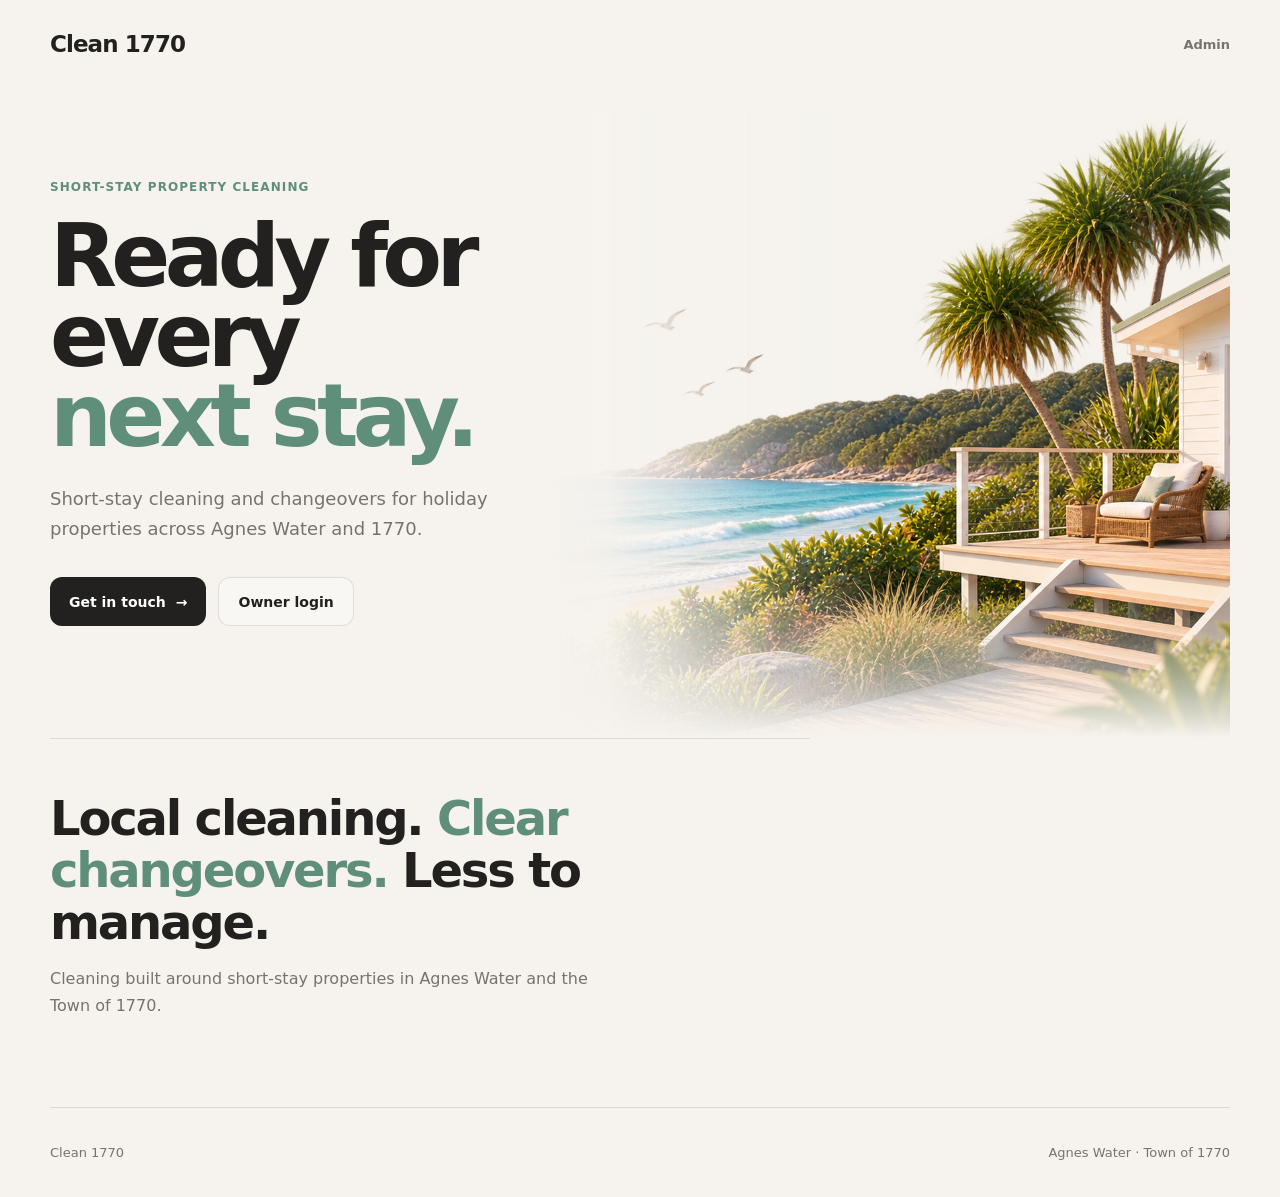
<file: index.html>
<!DOCTYPE html>
<html lang="en">
<head>
  <meta charset="UTF-8">
  <meta name="viewport" content="width=device-width, initial-scale=1.0">

  <title>Clean 1770</title>

  <link rel="stylesheet" href="landing.css?v=2">
</head>

<body>

  <header class="site-header">
    <a class="brand" href="#">Clean 1770</a>

    <a class="admin-link" href="timeline.html">
      Admin
    </a>
  </header>


  <main class="landing">

    <section class="hero">

      <div class="hero-copy">

        <p class="eyebrow">
          Short-stay property cleaning
        </p>

        <h1>
          Ready for every
          <span>next stay.</span>
        </h1>

        <p class="hero-text">
          Short-stay cleaning and changeovers for holiday properties
          across Agnes Water and 1770.
        </p>

        <div class="hero-actions">

          <a
            class="button primary"
            href="#contact"
          >
            Get in touch
            <span aria-hidden="true">→</span>
          </a>

          <a class="button secondary" href="owner.html">
            Owner login
          </a>
        </div>

      </div>


      <div class="hero-image">

        <img
          src="assets/clean1770-house.png"
          alt="Holiday property on the Agnes Water coast"
        >

      </div>

    </section>


    <section class="intro">

      <p class="intro-heading">
        Local cleaning.
        <span>Clear changeovers.</span>
        Less to manage.
      </p>

      <p class="intro-text">
        Cleaning built around short-stay properties in
        Agnes Water and the Town of 1770.
      </p>

    </section>

  </main>


  <footer id="contact" class="site-footer">

    <span>Clean 1770</span>

    <span>
      Agnes Water · Town of 1770
    </span>

  </footer>

</body>
</html>
</file>
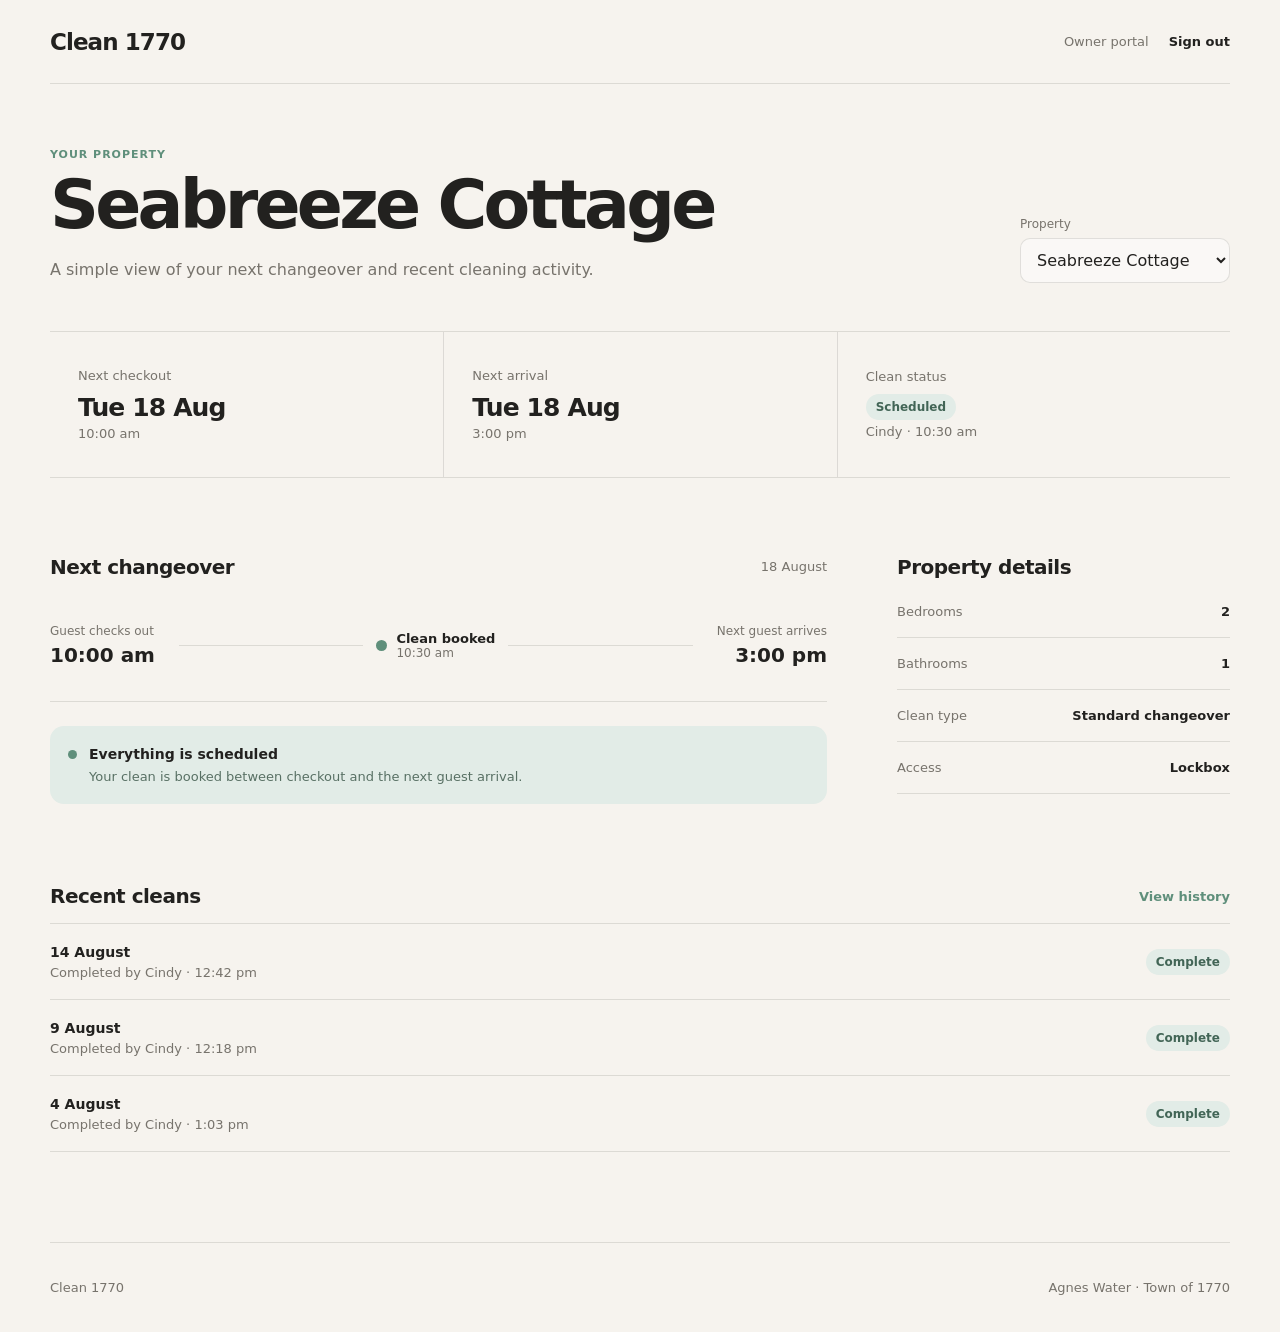
<file: owner.html>
<!DOCTYPE html>
<html lang="en">
<head>
  <meta charset="UTF-8">
  <meta name="viewport" content="width=device-width, initial-scale=1.0">

  <title>Owner Portal | Clean 1770</title>

  <link rel="stylesheet" href="owner.css">
</head>

<body>

  <header class="owner-header">
    <a class="brand" href="index.html">Clean 1770</a>

    <div class="header-right">
      <span class="portal-label">Owner portal</span>
      <a class="signout-link" href="index.html">Sign out</a>
    </div>
  </header>


  <main class="owner-page">

    <section class="welcome">

      <div>
        <p class="eyebrow">Your property</p>

        <h1>Seabreeze Cottage</h1>

        <p class="welcome-text">
          A simple view of your next changeover and recent cleaning activity.
        </p>
      </div>

      <label class="property-select">
        <span>Property</span>

        <select>
          <option>Seabreeze Cottage</option>
          <option>Beach House 1770</option>
        </select>
      </label>

    </section>


    <section class="status-grid">

      <article class="status-item">
        <p class="status-label">Next checkout</p>

        <strong>Tue 18 Aug</strong>

        <span>10:00 am</span>
      </article>


      <article class="status-item">
        <p class="status-label">Next arrival</p>

        <strong>Tue 18 Aug</strong>

        <span>3:00 pm</span>
      </article>


      <article class="status-item">
        <p class="status-label">Clean status</p>

        <span class="status-pill scheduled">Scheduled</span>

        <span>Cindy · 10:30 am</span>
      </article>

    </section>


    <section class="dashboard-grid">

      <div class="changeover">

        <div class="section-heading">
          <h2>Next changeover</h2>

          <span>18 August</span>
        </div>


        <div class="changeover-flow">

          <div class="flow-point">
            <span>Guest checks out</span>
            <strong>10:00 am</strong>
          </div>

          <div class="flow-line">
            <span></span>

            <div class="clean-marker">
              <i></i>

              <div>
                <strong>Clean booked</strong>
                <span>10:30 am</span>
              </div>
            </div>

            <span></span>
          </div>

          <div class="flow-point arrival">
            <span>Next guest arrives</span>
            <strong>3:00 pm</strong>
          </div>

        </div>


        <div class="clean-note">
          <span class="note-dot"></span>

          <div>
            <strong>Everything is scheduled</strong>

            <p>
              Your clean is booked between checkout and the next guest arrival.
            </p>
          </div>
        </div>

      </div>


      <aside class="property-details">

        <div class="section-heading">
          <h2>Property details</h2>
        </div>

        <div class="detail-row">
          <span>Bedrooms</span>
          <strong>2</strong>
        </div>

        <div class="detail-row">
          <span>Bathrooms</span>
          <strong>1</strong>
        </div>

        <div class="detail-row">
          <span>Clean type</span>
          <strong>Standard changeover</strong>
        </div>

        <div class="detail-row">
          <span>Access</span>
          <strong>Lockbox</strong>
        </div>

      </aside>

    </section>


    <section class="history">

      <div class="section-heading">
        <h2>Recent cleans</h2>

        <button type="button">View history</button>
      </div>


      <div class="history-list">

        <div class="history-row">
          <div>
            <strong>14 August</strong>
            <span>Completed by Cindy · 12:42 pm</span>
          </div>

          <span class="status-pill complete">Complete</span>
        </div>


        <div class="history-row">
          <div>
            <strong>9 August</strong>
            <span>Completed by Cindy · 12:18 pm</span>
          </div>

          <span class="status-pill complete">Complete</span>
        </div>


        <div class="history-row">
          <div>
            <strong>4 August</strong>
            <span>Completed by Cindy · 1:03 pm</span>
          </div>

          <span class="status-pill complete">Complete</span>
        </div>

      </div>

    </section>

  </main>


  <footer class="owner-footer">
    <span>Clean 1770</span>
    <span>Agnes Water · Town of 1770</span>
  </footer>

</body>
</html>
</file>
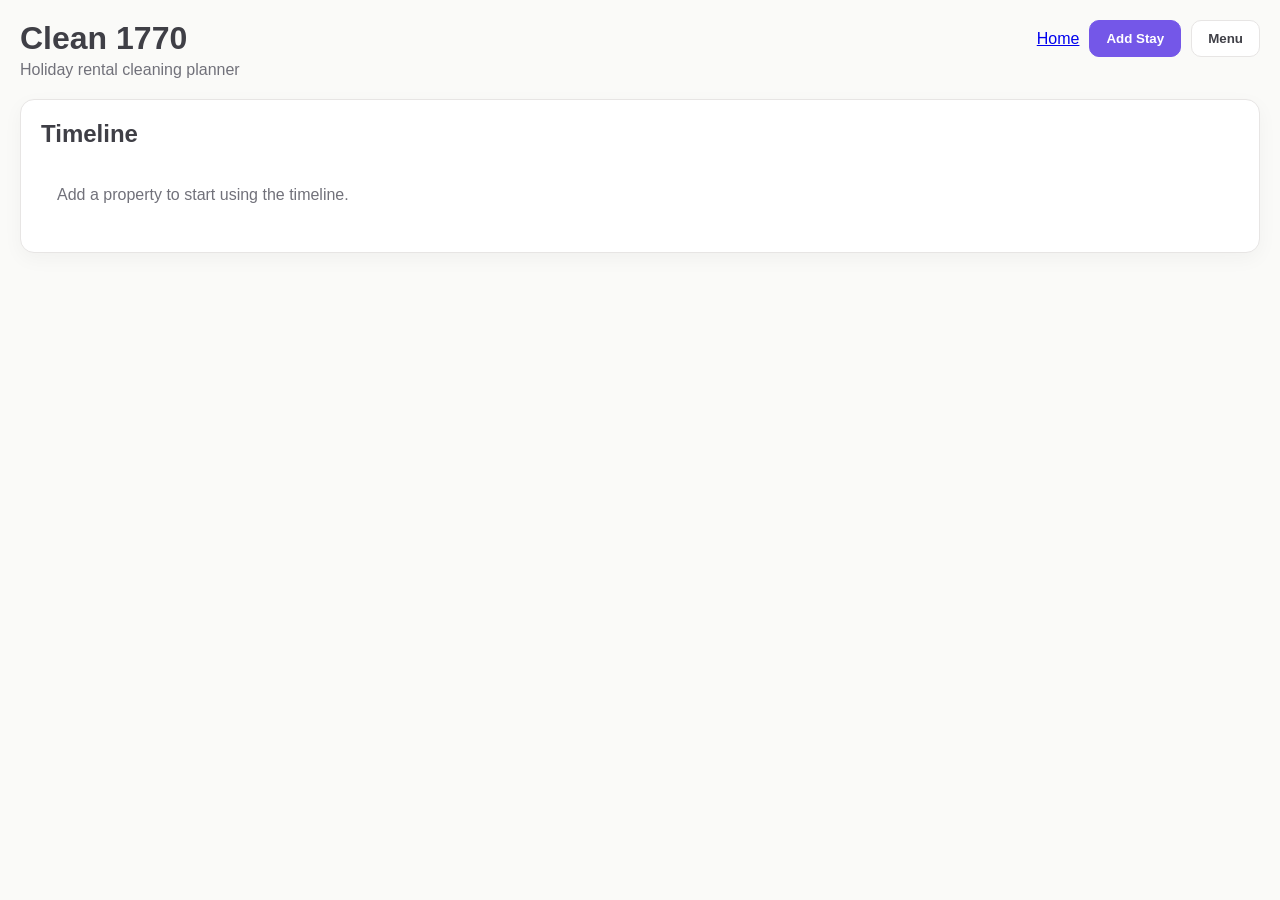
<file: timeline.html>
<!doctype html>
<html lang="en">

<head>
  <meta charset="utf-8" />
  <meta name="viewport" content="width=device-width, initial-scale=1" />

  <title>Clean 1770 | Cleaning Planner</title>

  <link rel="manifest" href="manifest.json" />
  <link rel="stylesheet" href="styles.css?v=3" />
  <link rel="stylesheet" href="timeline.css?v=3" />
</head>

<body>

  <!-- Success overlay -->
  <div id="successOverlay" class="success-overlay hidden">
    <div class="success-content">
      <div class="success-tick">✓</div>
      <div class="success-text">Clean Complete</div>
    </div>
  </div>


  <!-- Header -->
  <header class="app-header">

    <div class="app-title">
      <h1>Clean 1770</h1>
      <p>Holiday rental cleaning planner</p>
    </div>

    <div class="header-actions">
      <a class="button" href="index.html">Home</a>

      <button id="newStayBtn" type="button">
        Add Stay
      </button>

      <button
        id="menuToggleBtn"
        type="button"
        aria-expanded="false"
        aria-controls="adminMenu"
      >
        Menu
      </button>
    </div>

  </header>


  <main>

    <!-- Timeline -->
    <section
      id="timelineSection"
      class="section-card timeline-section"
    >

      <div class="section-heading">
        <div>
          <h2>Timeline</h2>
        </div>
      </div>

      <div id="timelineCalendar"></div>

    </section>


    <!-- Admin menu -->
    <div id="adminMenu" class="admin-menu hidden">


      <!-- Cleaning summary -->
      <section
        id="todaySection"
        class="section-card"
      >

        <h2>Cleaning Summary</h2>

        <div
          id="cleanSummaryCards"
          class="summary-grid"
        ></div>

      </section>


      <!-- Backup & Restore -->
      <section class="section-card">

        <h2>Backup &amp; Restore</h2>

        <p>
          Save a copy of all properties, stays and cleaning information.
        </p>

        <div class="actions left-actions">

          <button
            id="exportDataBtn"
            type="button"
          >
            Export Backup
          </button>

          <label
            class="button file-button"
            for="importDataInput"
          >
            Import Backup
          </label>

          <input
            id="importDataInput"
            type="file"
            accept=".json,application/json"
            hidden
          />

        </div>

      </section>


      <!-- Properties -->
      <section
        id="propertiesSection"
        class="section-card"
      >

        <div class="section-heading">

          <h2>Properties</h2>

          <button
            id="newPropertyBtn"
            type="button"
          >
            Add Property
          </button>

        </div>

        <div id="propertiesList"></div>

      </section>


      <!-- Stays -->
      <section
        id="staysSection"
        class="section-card"
      >

        <h2>Stays</h2>

        <div id="staysList"></div>

      </section>


      <!-- Cleans -->
      <section
        id="cleansSection"
        class="section-card"
      >

        <h2>Cleans</h2>

        <div id="cleansList"></div>

      </section>


      <!-- Developer tools -->
      <section
        id="developerTools"
        class="section-card developer-tools"
      >

        <h2>Developer Tools</h2>

        <p>For testing only.</p>

        <div class="actions left-actions">

          <button
            id="demoPropertiesBtn"
            type="button"
          >
            Generate Test Properties
          </button>

          <button
            id="demoStaysBtn"
            type="button"
          >
            Generate Test Stays
          </button>

          <button
            id="clearDemoBtn"
            type="button"
          >
            Clear Demo Data
          </button>

        </div>

      </section>

    </div>

  </main>


  <!-- Property dialog -->
  <dialog id="propertyDialog">

    <form id="propertyForm">

      <h2 id="propertyFormTitle">
        Add Property
      </h2>

      <input
        type="hidden"
        id="propertyId"
      />


      <label>
        Property name

        <input
          id="propertyName"
          required
        />
      </label>


      <label>
        Colour

        <input
          id="propertyColour"
          type="color"
          value="#8b5cf6"
        />
      </label>


      <label>
        Address

        <input id="propertyAddress" />
      </label>


      <div class="two-column">

        <label>
          Owner name

          <input id="ownerName" />
        </label>


        <label>
          Owner email

          <input
            id="ownerEmail"
            type="email"
          />
        </label>

      </div>


      <label>
        Owner phone

        <input id="ownerPhone" />
      </label>


      <label>
        Access notes

        <textarea id="accessNotes"></textarea>
      </label>


      <label>
        Key notes

        <textarea id="keyNotes"></textarea>
      </label>


      <h3>Beds</h3>


      <div class="bed-grid">

        <label>
          King beds

          <input
            id="kingBeds"
            type="number"
            min="0"
            value="0"
          />
        </label>


        <label>
          Queen beds

          <input
            id="queenBeds"
            type="number"
            min="0"
            value="0"
          />
        </label>


        <label>
          Single beds

          <input
            id="singleBeds"
            type="number"
            min="0"
            value="0"
          />
        </label>

      </div>


      <label>
        Cleaning notes

        <textarea id="cleaningNotes"></textarea>
      </label>


      <div class="actions">

        <button
          type="button"
          id="cancelPropertyBtn"
        >
          Cancel
        </button>

        <button type="submit">
          Save Property
        </button>

      </div>

    </form>

  </dialog>


  <!-- Stay dialog -->
  <dialog id="stayDialog">

    <form id="stayForm">

      <div
        id="stayDialogColourBar"
        class="dialog-colour-bar"
      ></div>

      <h2 id="stayFormTitle">
        Add Stay
      </h2>

      <input
        type="hidden"
        id="stayId"
      />


      <label>
        Property

        <select
          id="stayPropertyId"
          required
        ></select>
      </label>


      <label>
        Guest name

        <input
          id="guestName"
          required
        />
      </label>


      <div class="two-column">

        <label>
          Arrival date

          <input
            id="arrivalDate"
            type="date"
            required
          />
        </label>


        <label>
          Departure date

          <input
            id="departureDate"
            type="date"
            required
          />
        </label>

      </div>


      <label>
        Stay notes

        <textarea id="stayNotes"></textarea>
      </label>


      <div class="actions">

        <button
          type="button"
          id="deleteStayBtn"
          class="danger secondary-hidden"
        >
          Delete Stay
        </button>

        <span class="actions-spacer"></span>

        <button
          type="button"
          id="cancelStayBtn"
        >
          Cancel
        </button>

        <button type="submit">
          Save Stay
        </button>

      </div>

    </form>

  </dialog>


  <!-- Clean dialog -->
  <dialog id="cleanDialog">

    <form id="cleanForm">

      <div
        id="cleanDialogColourBar"
        class="dialog-colour-bar"
      ></div>

      <h2>Complete Clean</h2>

      <input
        type="hidden"
        id="cleanId"
      />

      <p
        id="cleanSummary"
        class="dialog-summary"
      ></p>


      <h3>Linen</h3>


      <table class="linen-table">

        <thead>

          <tr>
            <th></th>
            <th>Changed</th>
            <th>Replaced</th>
          </tr>

        </thead>


        <tbody>

          <tr>
            <td>King Set</td>

            <td>
              <input
                id="cleanKingBeds"
                type="number"
                min="0"
                value="0"
              />
            </td>

            <td>
              <input
                id="replaceKingBeds"
                type="number"
                min="0"
                value="0"
              />
            </td>
          </tr>


          <tr>
            <td>Queen Set</td>

            <td>
              <input
                id="cleanQueenBeds"
                type="number"
                min="0"
                value="0"
              />
            </td>

            <td>
              <input
                id="replaceQueenBeds"
                type="number"
                min="0"
                value="0"
              />
            </td>
          </tr>


          <tr>
            <td>Single Set</td>

            <td>
              <input
                id="cleanSingleBeds"
                type="number"
                min="0"
                value="0"
              />
            </td>

            <td>
              <input
                id="replaceSingleBeds"
                type="number"
                min="0"
                value="0"
              />
            </td>
          </tr>

        </tbody>

      </table>


      <label>
        Extras

        <textarea
          id="cleanExtras"
          placeholder="Extra charges, damage, special notes..."
        ></textarea>
      </label>


      <label>
        Invoice notes

        <textarea
          id="invoiceNotes"
          placeholder="Anything that should appear on the invoice later..."
        ></textarea>
      </label>


      <div class="actions">

        <button
          type="button"
          id="resetCleanBtn"
        >
          Mark as Pending
        </button>

        <span class="actions-spacer"></span>

        <button
          type="button"
          id="cancelCleanBtn"
        >
          Cancel
        </button>

        <button type="submit">
          Save &amp; Complete
        </button>

      </div>

    </form>

  </dialog>


  <!-- Scripts -->
  <script src="config.js"></script>
  <script src="app.js?v=3"></script>
  <script src="timeline.js?v=3"></script>
  <script src="developer.js"></script>

</body>

</html>
</file>
<file: landing.css>
:root {
  --bg: #f6f3ee;
  --text: #22211f;
  --muted: #77736c;
  --line: rgba(34, 33, 31, 0.12);

  --accent: #5f8f7b;

  --max-width: 1180px;
}

* {
  box-sizing: border-box;
}

html,
body {
  width: 100%;
  max-width: 100%;
  overflow-x: hidden;
}

html {
  scroll-behavior: smooth;
}

body {
  margin: 0;
  min-height: 100vh;

  background: var(--bg);
  color: var(--text);

  font-family:
    system-ui,
    -apple-system,
    BlinkMacSystemFont,
    "Segoe UI",
    sans-serif;
}

img {
  max-width: 100%;
}

a {
  color: inherit;
}

.site-header,
.landing,
.site-footer {
  width: min(calc(100% - 64px), var(--max-width));
  margin-left: auto;
  margin-right: auto;
}

.site-header {
  min-height: 88px;

  display: flex;
  align-items: center;
  justify-content: space-between;
}

/* -------------------------
   HEADER
------------------------- */

.site-header {
  .site-header,
  .landing,
  .site-footer {
    width: min(calc(100% - 64px), var(--max-width));
  }
  min-height: 88px;

  margin: 0 auto;

  display: flex;
  align-items: center;
  justify-content: space-between;
}

.brand {
  color: var(--text);

  text-decoration: none;

  font-size: 23px;
  font-weight: 760;
  letter-spacing: -0.04em;
}

.admin-link {
  color: var(--muted);

  text-decoration: none;

  font-size: 13px;
  font-weight: 650;
}

.admin-link:hover {
  color: var(--text);
}


/* -------------------------
   PAGE
------------------------- */

.landing {
  width: min(calc(100% - 48px), var(--max-width));
  margin: 0 auto;
}


/* -------------------------
   HERO — DESKTOP
------------------------- */

.hero {
  position: relative;

  min-height: 650px;

  display: grid;
  grid-template-columns: 0.92fr 1.08fr;
  align-items: center;

  overflow: hidden;
}

.hero-copy {
  position: relative;
  z-index: 3;

  max-width: 620px;

  padding: 70px 0 90px;
}

.eyebrow {
  margin: 0 0 22px;

  color: var(--accent);

  font-size: 12px;
  font-weight: 750;

  letter-spacing: 0.09em;
  text-transform: uppercase;
}

.hero h1 {
  margin: 0;

  font-size: clamp(58px, 6.8vw, 98px);
  line-height: 0.92;

  letter-spacing: -0.065em;
}

.hero h1 span {
  display: block;
  color: var(--accent);
}

.hero-text {
  max-width: 520px;

  margin: 28px 0 0;

  color: var(--muted);

  font-size: 18px;
  line-height: 1.65;
}

.hero-actions {
  margin-top: 34px;

  display: flex;
  align-items: center;
  gap: 12px;
}

.button {
  min-height: 49px;
  padding: 0 19px;

  display: inline-flex;
  align-items: center;
  justify-content: center;

  gap: 10px;

  border-radius: 12px;

  text-decoration: none;

  font-size: 14px;
  font-weight: 700;

  transition:
    transform 150ms ease,
    background 150ms ease,
    border-color 150ms ease;
}

.button:hover {
  transform: translateY(-1px);
}

.button.primary {
  background: var(--text);
  color: #fff;
}

.button.secondary {
  border: 1px solid var(--line);

  background: rgba(255, 255, 255, 0.34);

  color: var(--text);
}


/* -------------------------
   HERO IMAGE
------------------------- */

.hero-image {
  position: absolute;

  top: 18px;
  right: 0;
  bottom: 0;

  width: 58%;

  z-index: 1;
}

.hero-image img {
  width: 100%;
  height: 100%;

  display: block;

  object-fit: cover;
  object-position: center;

  border-radius: 0;
}

/*
  Fade the photograph into the background
  instead of making it look like a card.
*/

.hero-image::before {
  content: "";

  position: absolute;
  inset: 0;

  z-index: 2;

  pointer-events: none;

  background:
    linear-gradient(
      to right,
      var(--bg) 0%,
      rgba(246, 243, 238, 0.96) 9%,
      rgba(246, 243, 238, 0.72) 19%,
      rgba(246, 243, 238, 0.22) 34%,
      transparent 50%
    ),
    linear-gradient(
      to bottom,
      rgba(246, 243, 238, 0.15),
      transparent 22%,
      transparent 76%,
      var(--bg) 100%
    );
}


/* -------------------------
   INTRO STATEMENT
------------------------- */

.intro {
  max-width: 760px;

  padding: 54px 0 88px;

  border-top: 1px solid var(--line);
}

.intro-heading {
  margin: 0;

  font-size: clamp(30px, 4vw, 48px);
  line-height: 1.08;

  letter-spacing: -0.045em;

  font-weight: 700;
}

.intro-heading span {
  color: var(--accent);
}

.intro-text {
  max-width: 560px;

  margin: 18px 0 0;

  color: var(--muted);

  font-size: 16px;
  line-height: 1.65;
}


/* -------------------------
   FOOTER
------------------------- */

.site-footer {
  width: min(calc(100% - 48px), var(--max-width));
  min-height: 90px;

  margin: 0 auto;

  border-top: 1px solid var(--line);

  display: flex;
  align-items: center;
  justify-content: space-between;

  gap: 20px;

  color: var(--muted);

  font-size: 13px;
}


/* =========================================================
   PHONE
   Deliberately treated as a different composition.
========================================================= */

@media (max-width: 720px) {

  .site-header,
  .landing,
  .site-footer {
    width: calc(100% - 28px);
  }

  .site-header {
    min-height: 64px;
  }

  .brand {
    font-size: 19px;
  }

  .admin-link {
    font-size: 12px;
  }

  .hero {
    min-height: auto;

    display: flex;
    flex-direction: column;

    overflow: hidden;
  }

  .hero-copy {
    width: 100%;
    max-width: none;

    padding: 34px 0 24px;
  }

  .eyebrow {
    margin-bottom: 14px;

    font-size: 10px;
    letter-spacing: 0.08em;
  }

  .hero h1 {
    max-width: 340px;

    font-size: clamp(38px, 11vw, 48px);
    line-height: 0.98;

    letter-spacing: -0.055em;
  }

  .hero-text {
    max-width: 340px;

    margin-top: 18px;

    font-size: 15px;
    line-height: 1.5;
  }

  .hero-actions {
    width: 100%;

    margin-top: 22px;

    display: grid;
    grid-template-columns: 1fr;

    gap: 8px;
  }

  .button {
    width: 100%;
    min-height: 46px;

    padding: 0 16px;

    font-size: 13px;
  }

  .hero-image {
    position: relative;

    top: auto;
    right: auto;
    bottom: auto;

    width: 100%;
    height: 250px;

    margin: 0;
  }

  .hero-image img {
    width: 100%;
    height: 100%;

    object-fit: cover;
    object-position: center;
  }

  .intro {
    padding: 34px 0 48px;
  }

  .intro-heading {
    max-width: 300px;

    font-size: 28px;
    line-height: 1.08;
  }

  .intro-text {
    max-width: 320px;

    margin-top: 14px;

    font-size: 14px;
  }
}



/* Smaller phones */

@media (max-width: 420px) {

  .hero-copy {
    padding-top: 28px;
  }

  .hero h1 {
    font-size: 40px;
  }

  .hero-image {
    height: 220px;
  }

  .intro-heading {
    font-size: 27px;
  }
}
</file>
<file: owner.css>
:root {
  --bg: #f6f3ee;
  --surface: rgba(255, 255, 255, 0.55);

  --text: #22211f;
  --muted: #77736c;

  --line: rgba(34, 33, 31, 0.12);

  --accent: #5f8f7b;
  --accent-soft: #e2ece7;

  --max-width: 1180px;
}

* {
  box-sizing: border-box;
}

body {
  margin: 0;

  min-height: 100vh;

  background: var(--bg);
  color: var(--text);

  font-family:
    system-ui,
    -apple-system,
    BlinkMacSystemFont,
    "Segoe UI",
    sans-serif;
}

a {
  color: inherit;
}


/* HEADER */

.owner-header {
  width: min(calc(100% - 48px), var(--max-width));
  min-height: 84px;

  margin: 0 auto;

  display: flex;
  align-items: center;
  justify-content: space-between;

  border-bottom: 1px solid var(--line);
}

.brand {
  text-decoration: none;

  font-size: 23px;
  font-weight: 760;

  letter-spacing: -0.04em;
}

.header-right {
  display: flex;
  align-items: center;

  gap: 20px;
}

.portal-label {
  color: var(--muted);

  font-size: 13px;
}

.signout-link {
  text-decoration: none;

  font-size: 13px;
  font-weight: 650;
}


/* PAGE */

.owner-page {
  width: min(calc(100% - 48px), var(--max-width));

  margin: 0 auto;

  padding: 64px 0 90px;
}


/* WELCOME */

.welcome {
  display: flex;
  align-items: flex-end;
  justify-content: space-between;

  gap: 40px;

  margin-bottom: 48px;
}

.eyebrow {
  margin: 0 0 10px;

  color: var(--accent);

  font-size: 11px;
  font-weight: 750;

  letter-spacing: 0.09em;
  text-transform: uppercase;
}

.welcome h1 {
  margin: 0;

  font-size: clamp(42px, 6vw, 68px);
  line-height: 1;

  letter-spacing: -0.055em;
}

.welcome-text {
  max-width: 570px;

  margin: 18px 0 0;

  color: var(--muted);

  font-size: 16px;
  line-height: 1.6;
}

.property-select {
  width: 210px;

  flex: 0 0 auto;
}

.property-select > span {
  display: block;

  margin-bottom: 7px;

  color: var(--muted);

  font-size: 12px;
}

.property-select select {
  width: 100%;
  min-height: 45px;

  padding: 0 12px;

  border: 1px solid var(--line);
  border-radius: 10px;

  background: rgba(255, 255, 255, 0.45);

  color: var(--text);

  font: inherit;
}


/* STATUS */

.status-grid {
  display: grid;
  grid-template-columns: repeat(3, 1fr);

  border-top: 1px solid var(--line);
  border-bottom: 1px solid var(--line);
}

.status-item {
  min-height: 145px;

  padding: 26px 28px;

  display: flex;
  flex-direction: column;

  justify-content: center;
}

.status-item + .status-item {
  border-left: 1px solid var(--line);
}

.status-label {
  margin: 0 0 10px;

  color: var(--muted);

  font-size: 13px;
}

.status-item strong {
  font-size: 25px;
  letter-spacing: -0.035em;
}

.status-item > span:not(.status-pill) {
  margin-top: 4px;

  color: var(--muted);

  font-size: 13px;
}


/* PILLS */

.status-pill {
  width: fit-content;

  padding: 6px 10px;

  border-radius: 999px;

  font-size: 12px;
  font-weight: 700;
}

.status-pill.scheduled {
  background: var(--accent-soft);
  color: #426556;
}

.status-pill.complete {
  background: var(--accent-soft);
  color: #426556;
}


/* MAIN GRID */

.dashboard-grid {
  display: grid;
  grid-template-columns: 1.4fr 0.6fr;

  gap: 70px;

  padding: 70px 0;
}

.section-heading {
  min-height: 38px;

  display: flex;
  align-items: center;
  justify-content: space-between;

  gap: 20px;
}

.section-heading h2 {
  margin: 0;

  font-size: 20px;
  letter-spacing: -0.025em;
}

.section-heading > span {
  color: var(--muted);

  font-size: 13px;
}


/* CHANGEOVER */

.changeover-flow {
  padding: 38px 0 34px;

  display: grid;
  grid-template-columns: auto 1fr auto;

  align-items: center;

  gap: 24px;

  border-bottom: 1px solid var(--line);
}

.flow-point span,
.clean-marker span {
  display: block;

  color: var(--muted);

  font-size: 12px;
}

.flow-point strong {
  display: block;

  margin-top: 5px;

  font-size: 20px;
}

.arrival {
  text-align: right;
}

.flow-line {
  min-width: 150px;

  display: grid;
  grid-template-columns: 1fr auto 1fr;

  align-items: center;
}

.flow-line > span {
  height: 1px;

  background: var(--line);
}

.clean-marker {
  display: flex;
  align-items: center;

  gap: 9px;

  padding: 0 13px;
}

.clean-marker i {
  width: 11px;
  height: 11px;

  display: block;

  border-radius: 50%;

  background: var(--accent);
}

.clean-marker strong {
  display: block;

  font-size: 13px;
}


/* NOTE */

.clean-note {
  margin-top: 24px;

  padding: 18px;

  display: flex;
  align-items: flex-start;

  gap: 12px;

  border-radius: 14px;

  background: var(--accent-soft);
}

.note-dot {
  width: 9px;
  height: 9px;

  margin-top: 6px;

  flex: 0 0 auto;

  border-radius: 50%;

  background: var(--accent);
}

.clean-note strong {
  font-size: 14px;
}

.clean-note p {
  margin: 4px 0 0;

  color: #587064;

  font-size: 13px;
  line-height: 1.5;
}


/* PROPERTY DETAILS */

.property-details {
  min-width: 0;
}

.detail-row {
  padding: 18px 0;

  display: flex;
  justify-content: space-between;

  gap: 20px;

  border-bottom: 1px solid var(--line);
}

.detail-row span {
  color: var(--muted);

  font-size: 13px;
}

.detail-row strong {
  text-align: right;

  font-size: 13px;
}


/* HISTORY */

.history {
  padding-top: 10px;
}

.history .section-heading {
  padding-bottom: 15px;
}

.history button {
  padding: 0;

  border: 0;

  background: transparent;

  color: var(--accent);

  font: inherit;

  font-size: 13px;
  font-weight: 650;

  cursor: pointer;
}

.history-list {
  border-top: 1px solid var(--line);
}

.history-row {
  min-height: 76px;

  padding: 16px 0;

  display: flex;
  align-items: center;
  justify-content: space-between;

  gap: 20px;

  border-bottom: 1px solid var(--line);
}

.history-row strong {
  display: block;

  font-size: 14px;
}

.history-row div > span {
  display: block;

  margin-top: 5px;

  color: var(--muted);

  font-size: 13px;
}


/* FOOTER */

.owner-footer {
  width: min(calc(100% - 48px), var(--max-width));

  margin: 0 auto;

  min-height: 90px;

  border-top: 1px solid var(--line);

  display: flex;
  align-items: center;
  justify-content: space-between;

  gap: 20px;

  color: var(--muted);

  font-size: 13px;
}


/* MOBILE */

@media (max-width: 720px) {

  .owner-header,
  .owner-page,
  .owner-footer {
    width: calc(100% - 32px);
  }

  .owner-header {
    min-height: 70px;
  }

  .brand {
    font-size: 21px;
  }

  .portal-label {
    display: none;
  }

  .owner-page {
    padding: 42px 0 60px;
  }


  /* Welcome */

  .welcome {
    display: block;

    margin-bottom: 34px;
  }

  .welcome h1 {
    font-size: 43px;
  }

  .welcome-text {
    font-size: 15px;
  }

  .property-select {
    width: 100%;

    margin-top: 26px;
  }


  /* Status becomes a simple vertical summary */

  .status-grid {
    grid-template-columns: 1fr;
  }

  .status-item {
    min-height: 0;

    padding: 20px 0;
  }

  .status-item + .status-item {
    border-left: 0;
    border-top: 1px solid var(--line);
  }

  .status-item strong {
    font-size: 21px;
  }


  /* Main area */

  .dashboard-grid {
    grid-template-columns: 1fr;

    gap: 52px;

    padding: 52px 0;
  }


  /* Changeover flow intentionally becomes vertical */

  .changeover-flow {
    display: flex;
    flex-direction: column;

    align-items: stretch;

    gap: 18px;

    padding: 28px 0;
  }

  .flow-point,
  .arrival {
    text-align: left;
  }

  .flow-line {
    min-width: 0;

    display: flex;
    align-items: center;

    gap: 12px;
  }

  .flow-line > span {
    flex: 1;
  }

  .clean-marker {
    padding: 0;
  }


  /* History */

  .history-row {
    align-items: flex-start;
  }

  .history-row div > span {
    max-width: 230px;
  }


  /* Footer */

  .owner-footer {
    min-height: auto;

    padding: 28px 0 34px;

    flex-direction: column;
    align-items: flex-start;

    gap: 6px;
  }
}
</file>
<file: styles.css>
:root {
  --background: #fafaf8;
  --surface: #ffffff;
  --surface-soft: #f7f7f5;
  --grid: #e7e5e4;
  --today: #f3eeff;
  --text: #3f3f46;
  --text-secondary: #71717a;
  --green: #6fcf97;
  --blue: #60a5fa;
  --danger: #dc2626;
  --primary: #7457e8;
}

* {
  box-sizing: border-box;
  margin: 0;
  padding: 0;
}

body {
  font-family: Arial, Helvetica, sans-serif;
  background: var(--background);
  color: var(--text);
  padding: 20px;
}

.app-header {
  display: flex;
  justify-content: space-between;
  align-items: flex-start;
  gap: 16px;
  margin-bottom: 20px;
}

h1 { margin-bottom: 4px; }
h2 { margin-bottom: 10px; }
h3 { margin: 18px 0 8px; }
p { color: var(--text-secondary); }

.top-nav {
  display: flex;
  gap: 8px;
  flex-wrap: wrap;
}

.top-nav a {
  display: inline-block;
  padding: 8px 12px;
  border: 1px solid var(--grid);
  border-radius: 999px;
  background: var(--surface);
  color: var(--text);
  text-decoration: none;
  font-weight: 700;
  font-size: 14px;
}

main {
  display: grid;
  gap: 20px;
}

.section-card {
  background: var(--surface);
  border: 1px solid var(--grid);
  border-radius: 14px;
  padding: 20px;
  box-shadow: 0 6px 20px rgba(0,0,0,0.04);
}

.section-heading {
  display: flex;
  justify-content: space-between;
  align-items: center;
  gap: 12px;
  margin-bottom: 12px;
}

button {
  padding: 10px 16px;
  cursor: pointer;
  border: 1px solid var(--grid);
  border-radius: 10px;
  background: var(--surface-soft);
  color: var(--text);
  font-weight: 700;
}

button[type="submit"],
#newPropertyBtn,
#newStayBtn {
  background: var(--primary);
  color: white;
  border-color: var(--primary);
}

button.danger {
  color: var(--danger);
  background: #fff5f5;
  border-color: #fecaca;
}

.file-button {
  display: inline-flex;
  align-items: center;
  justify-content: center;
  cursor: pointer;
}

label {
  display: block;
  margin-bottom: 14px;
  font-weight: 700;
}

input,
textarea,
select {
  width: 100%;
  margin-top: 6px;
  padding: 10px;
  border: 1px solid var(--grid);
  border-radius: 10px;
  font: inherit;
}

textarea { min-height: 80px; resize: vertical; }

.two-column,
.bed-grid {
  display: grid;
  grid-template-columns: repeat(2, minmax(0, 1fr));
  gap: 14px;
}

.bed-grid { grid-template-columns: repeat(3, minmax(0, 1fr)); }

.actions {
  display: flex;
  justify-content: flex-end;
  align-items: center;
  gap: 10px;
  margin-top: 20px;
  flex-wrap: wrap;
}

.left-actions { justify-content: flex-start; }
.actions-spacer { flex: 1; }
.secondary-hidden { display: none; }

summary-grid,
.summary-grid {
  display: grid;
  grid-template-columns: repeat(3, minmax(0, 1fr));
  gap: 14px;
}

.summary-card {
  background: var(--surface-soft);
  border: 1px solid var(--grid);
  border-radius: 12px;
  padding: 16px;
}

.summary-card strong {
  display: block;
  font-size: 30px;
}

.summary-card span { color: var(--text-secondary); }

dialog {
  padding: 25px;
  width: min(700px, 92vw);
  border: none;
  border-radius: 16px;
  box-shadow: 0 20px 60px rgba(0,0,0,0.25);
}

dialog::backdrop { background: rgba(0,0,0,0.30); }

.dialog-summary {
  color: var(--text);
  line-height: 1.5;
  margin-bottom: 8px;
}

.dialog-colour-bar {
  height: 8px;
  margin: -25px -25px 18px -25px;
  border-radius: 16px 16px 0 0;
  background: transparent;
}

.linen-table {
  width: 100%;
  border-collapse: collapse;
  margin: 12px 0 18px;
}

.linen-table th {
  text-align: center;
  font-size: 0.85rem;
  color: var(--text-secondary);
  padding-bottom: 8px;
}

.linen-table td {
  padding: 8px 0;
  border-top: 1px solid #f0eeee;
}

.linen-table td:first-child {
  font-weight: 700;
  width: 40%;
}

.linen-table input {
  width: 76px;
  text-align: center;
  margin: 0 auto;
  display: block;
}

#propertiesList,
#staysList,
#cleansList {
  margin-top: 15px;
  display: grid;
  gap: 10px;
}

.item {
  display: flex;
  align-items: center;
  gap: 12px;
  background: var(--surface-soft);
  border: 1px solid var(--grid);
  border-radius: 12px;
  padding: 12px;
}

.item-main { flex: 1; }
.item-actions { display: flex; gap: 8px; }
.muted, .empty-state { color: var(--text-secondary); }

.property-swatch {
  width: 16px;
  align-self: stretch;
  border-radius: 999px;
}

.pending-clean { border-left: 5px solid var(--green); }
.completed-clean { border-left: 5px solid var(--blue); }

.success-overlay {
  position: fixed;
  inset: 0;
  background: rgba(0,0,0,0.25);
  display: flex;
  justify-content: center;
  align-items: center;
  z-index: 9999;
}

.success-overlay.hidden { display: none; }

.success-content {
  background: white;
  padding: 40px 60px;
  border-radius: 18px;
  text-align: center;
  animation: popIn .25s ease;
}

.success-tick {
  font-size: 72px;
  color: #22c55e;
  line-height: 1;
}

.success-text {
  margin-top: 12px;
  font-size: 24px;
  font-weight: 800;
}

@keyframes popIn {
  0% { transform: scale(.8); opacity: 0; }
  100% { transform: scale(1); opacity: 1; }
}

.header-actions {
  display: flex;
  align-items: center;
  gap: 10px;
}

.admin-menu {
  display: grid;
  gap: 20px;
}

.admin-menu.hidden {
  display: none;
}

#menuToggleBtn {
  background: var(--surface);
}

.timeline-section {
  overflow: hidden;
}

@media (max-width: 720px) {
  body {
    padding: 10px;
  }

  .app-header {
    margin-bottom: 10px;
    align-items: center;
  }

  .app-title h1 {
    font-size: 2rem;
    line-height: 1;
    margin-bottom: 0;
  }

  .app-title p {
    display: none;
  }

  .header-actions {
    gap: 8px;
  }

  .header-actions button {
    padding: 9px 12px;
    min-height: 42px;
  }

  main {
    gap: 10px;
  }

  .timeline-section {
    padding: 0;
    border: none;
    border-radius: 0;
    box-shadow: none;
    background: transparent;
  }

  .timeline-section .section-heading {
    padding: 8px 2px 6px;
    margin-bottom: 0;
  }

  .timeline-section .section-heading h2 {
    font-size: 1.15rem;
    margin: 0;
  }

  .timeline-section .section-heading p {
    display: none;
  }
}
</file>
<file: timeline.css>
#timelineCalendar {
  width: 100%;
  max-width: 100%;
  overflow-x: auto;
  overflow-y: hidden;
  padding-bottom: 12px;
  -webkit-overflow-scrolling: touch;
  overscroll-behavior-x: contain;
  touch-action: pan-x pan-y;
}

.timeline-grid {
  display: grid;
  border-top: 1px solid var(--grid);
  border-left: 1px solid var(--grid);
  width: max-content;
  background: var(--surface);
}

.timeline-month-corner,
.timeline-month-cell {
  height: 32px;
  border-right: 1px solid var(--grid);
  border-bottom: 1px solid var(--grid);
  background: var(--surface);
}

.timeline-month-corner {
  position: sticky;
  left: 0;
  z-index: 40;
}

.timeline-month-cell {
  display: flex;
  align-items: center;
  justify-content: center;
  font-size: 12px;
  font-weight: 800;
  letter-spacing: 0.06em;
  color: var(--text);
  background: #f7f3ff;
}

.timeline-corner {
  position: sticky;
  left: 0;
  z-index: 30;
  background: var(--surface);
  border-right: 1px solid var(--grid);
  border-bottom: 1px solid var(--grid);
}

.timeline-day-header {
  position: sticky;
  top: 0;
  z-index: 10;
  height: 56px;
  text-align: center;
  font-size: 12px;
  padding-top: 6px;
  background: var(--surface);
  border-right: 1px solid var(--grid);
  border-bottom: 1px solid var(--grid);
}

.timeline-day-header.today-column,
.timeline-cell.today-column {
  position: relative;
  background: var(--today);
}

.timeline-cell.today-column::after {
  content: "";
  position: absolute;
  top: 0;
  bottom: 0;
  left: 50%;
  width: 1px;
  background: rgba(116, 87, 232, 0.30);
  transform: translateX(-50%);
  pointer-events: none;
  z-index: 1;
}


.timeline-property,
.timeline-cell {
  border-right: 1px solid var(--grid);
  border-bottom: 1px solid var(--grid);
}

.timeline-property {
  position: sticky;
  left: 0;
  z-index: 20;
  min-height: 56px;
  padding: 14px;
  font-weight: 800;
  color: white;
  border-right: 2px solid var(--grid);
  overflow: hidden;
  text-overflow: ellipsis;
  white-space: nowrap;
}

.timeline-row-track {
  position: relative;
  display: grid;
  grid-template-columns: repeat(60, 48px);
  min-height: 56px;
}


.timeline-booking-bar {
  position: absolute;
  z-index: 2;
  top: 12px;
  height: 32px;
  border-radius: 999px;
  padding: 7px 28px 0 12px;
  color: white;
  font-size: 13px;
  font-weight: 800;
  box-sizing: border-box;
  cursor: pointer;
  overflow: hidden;
  white-space: nowrap;
  pointer-events: auto;
}

.timeline-stay {
  position: absolute;
  inset: 0;
  pointer-events: none;
}

.clean-dot {
  position: absolute;
  top: 38px;
  width: 24px;
  height: 24px;
  border-radius: 50%;
  background: var(--green);
  border: 2px solid var(--surface);
  cursor: pointer;
  z-index: 100;
  padding: 0;
  pointer-events: auto;
  transform: translate(50%, -90%);
}

.clean-pending { background: var(--green); }
.clean-complete { background: var(--blue); }

.clean-complete::after {
  content: "✓";
  color: white;
  font-size: 14px;
  font-weight: 900;
  position: absolute;
  left: 50%;
  top: 50%;
  transform: translate(-50%, -50%);
}
.timeline-cell {
  min-height: 56px;
  background: var(--surface);
  border-right: 1px solid var(--grid);
  border-bottom: 1px solid var(--grid);
}

.timeline-row-track {
  position: relative;
  display: grid;
}


.timeline-empty { padding: 16px; }

@media (max-width: 720px) {
  #timelineCalendar {
    margin: 0;
    width: 100%;
    max-width: none;
    padding: 0 0 10px;
  }

  .timeline-grid {
    border-left: 0;
  }

  .timeline-property {
    min-width: 0;
    padding: 10px 7px;
    font-size: 12px;
    line-height: 1.2;
  }

  .timeline-day-header {
    height: 48px;
    font-size: 11px;
  }

  .timeline-row-track,
  .timeline-cell,
  .timeline-property {
    min-height: 52px;
  }

  .timeline-booking-bar {
    top: 10px;
    height: 30px;
    font-size: 11px;
    padding: 7px 24px 0 9px;
  }

  .clean-dot {
    top: 35px;
    width: 22px;
    height: 22px;
  }
}
</file>
